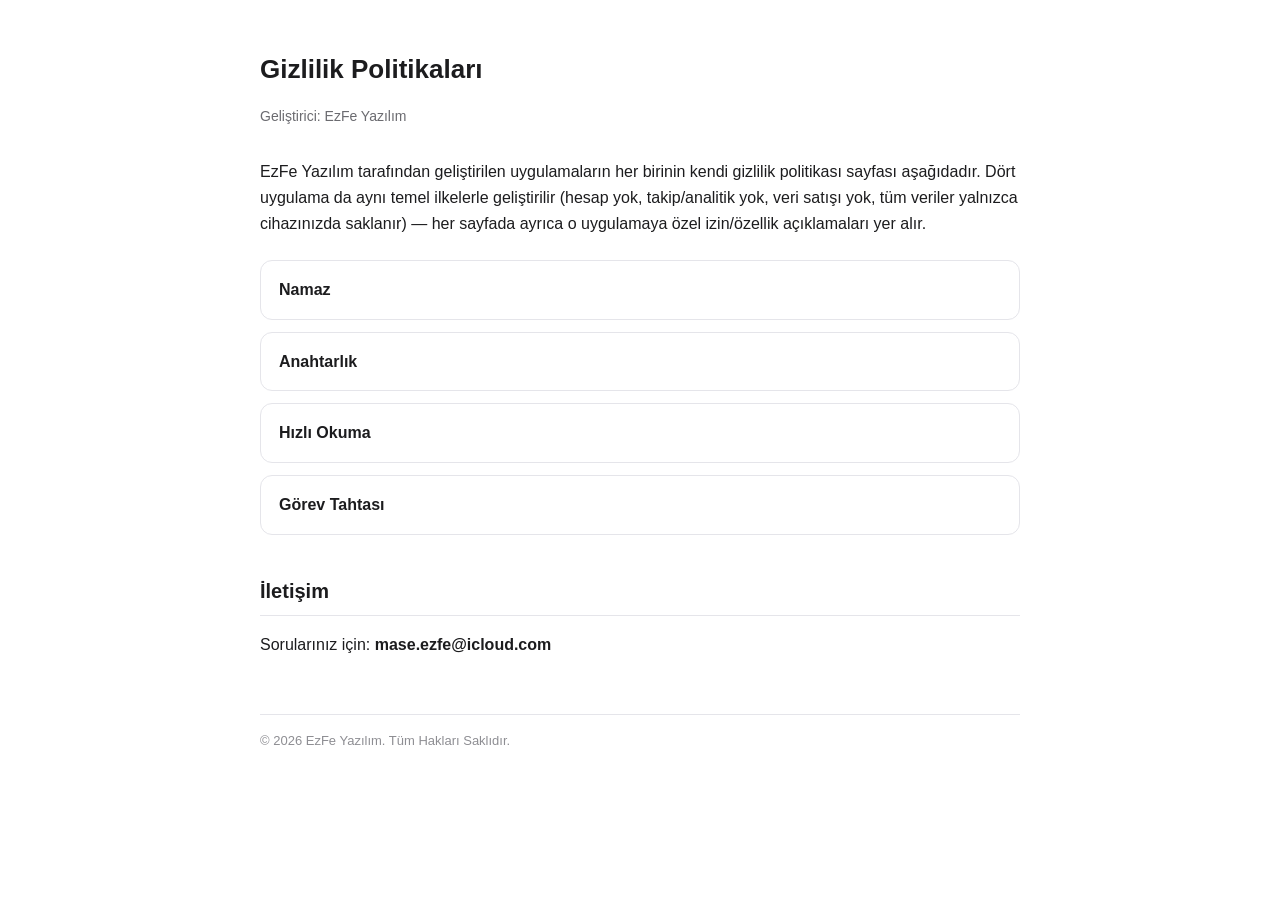
<file: index.html>
<!DOCTYPE html>
<html lang="tr">
<head>
<meta charset="UTF-8">
<meta name="viewport" content="width=device-width, initial-scale=1.0">
<title>Gizlilik Politikaları — EzFe Yazılım</title>
<link rel="stylesheet" href="style.css">
</head>
<body>

<h1>Gizlilik Politikaları</h1>
<p class="updated">Geliştirici: EzFe Yazılım</p>

<p>
EzFe Yazılım tarafından geliştirilen uygulamaların her birinin kendi gizlilik
politikası sayfası aşağıdadır. Dört uygulama da aynı temel ilkelerle
geliştirilir (hesap yok, takip/analitik yok, veri satışı yok, tüm veriler
yalnızca cihazınızda saklanır) — her sayfada ayrıca o uygulamaya özel
izin/özellik açıklamaları yer alır.
</p>

<ul class="app-list">
  <li><a href="namaz.html">Namaz</a></li>
  <li><a href="anahtarlik.html">Anahtarlık</a></li>
  <li><a href="hizlioku.html">Hızlı Okuma</a></li>
  <li><a href="gorev-tahtasi.html">Görev Tahtası</a></li>
</ul>

<h2>İletişim</h2>
<p>Sorularınız için: <strong>mase.ezfe@icloud.com</strong></p>

<footer>© 2026 EzFe Yazılım. Tüm Hakları Saklıdır.</footer>

</body>
</html>
</file>
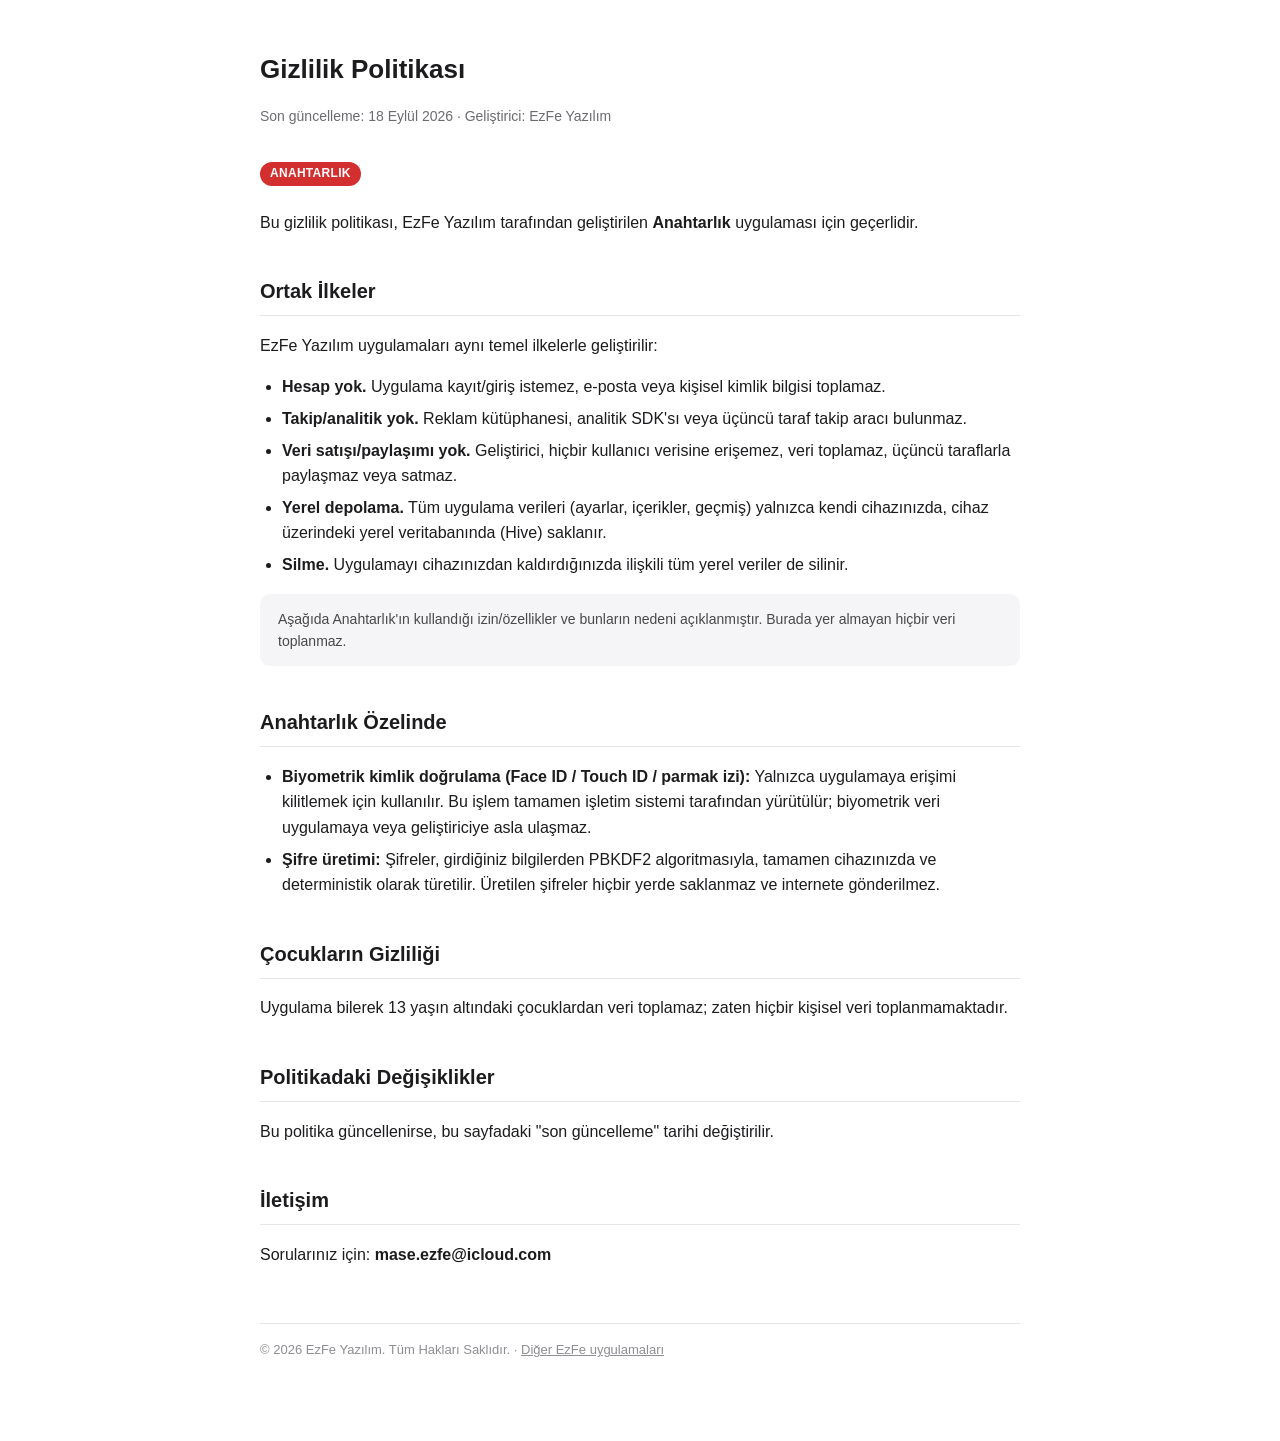
<file: anahtarlik.html>
<!DOCTYPE html>
<html lang="tr">
<head>
<meta charset="UTF-8">
<meta name="viewport" content="width=device-width, initial-scale=1.0">
<title>Gizlilik Politikası — Anahtarlık — EzFe Yazılım</title>
<link rel="stylesheet" href="style.css">
</head>
<body>

<h1>Gizlilik Politikası</h1>
<p class="updated">Son güncelleme: 18 Eylül 2026 · Geliştirici: EzFe Yazılım</p>

<span class="app-badge">Anahtarlık</span>
<p>
Bu gizlilik politikası, EzFe Yazılım tarafından geliştirilen <strong>Anahtarlık</strong>
uygulaması için geçerlidir.
</p>

<h2>Ortak İlkeler</h2>
<p>EzFe Yazılım uygulamaları aynı temel ilkelerle geliştirilir:</p>
<ul>
  <li><strong>Hesap yok.</strong> Uygulama kayıt/giriş istemez, e-posta veya kişisel kimlik bilgisi toplamaz.</li>
  <li><strong>Takip/analitik yok.</strong> Reklam kütüphanesi, analitik SDK'sı veya üçüncü taraf takip aracı bulunmaz.</li>
  <li><strong>Veri satışı/paylaşımı yok.</strong> Geliştirici, hiçbir kullanıcı verisine erişemez, veri toplamaz, üçüncü taraflarla paylaşmaz veya satmaz.</li>
  <li><strong>Yerel depolama.</strong> Tüm uygulama verileri (ayarlar, içerikler, geçmiş) yalnızca kendi cihazınızda, cihaz üzerindeki yerel veritabanında (Hive) saklanır.</li>
  <li><strong>Silme.</strong> Uygulamayı cihazınızdan kaldırdığınızda ilişkili tüm yerel veriler de silinir.</li>
</ul>

<div class="note">
Aşağıda Anahtarlık'ın kullandığı izin/özellikler ve bunların nedeni açıklanmıştır.
Burada yer almayan hiçbir veri toplanmaz.
</div>

<h2>Anahtarlık Özelinde</h2>
<ul>
  <li><strong>Biyometrik kimlik doğrulama (Face ID / Touch ID / parmak izi):</strong> Yalnızca uygulamaya erişimi kilitlemek için kullanılır. Bu işlem tamamen işletim sistemi tarafından yürütülür; biyometrik veri uygulamaya veya geliştiriciye asla ulaşmaz.</li>
  <li><strong>Şifre üretimi:</strong> Şifreler, girdiğiniz bilgilerden PBKDF2 algoritmasıyla, tamamen cihazınızda ve deterministik olarak türetilir. Üretilen şifreler hiçbir yerde saklanmaz ve internete gönderilmez.</li>
</ul>

<h2>Çocukların Gizliliği</h2>
<p>Uygulama bilerek 13 yaşın altındaki çocuklardan veri toplamaz; zaten hiçbir kişisel veri toplanmamaktadır.</p>

<h2>Politikadaki Değişiklikler</h2>
<p>Bu politika güncellenirse, bu sayfadaki "son güncelleme" tarihi değiştirilir.</p>

<h2>İletişim</h2>
<p>Sorularınız için: <strong>mase.ezfe@icloud.com</strong></p>

<footer>© 2026 EzFe Yazılım. Tüm Hakları Saklıdır. · <a href="index.html">Diğer EzFe uygulamaları</a></footer>

</body>
</html>
</file>
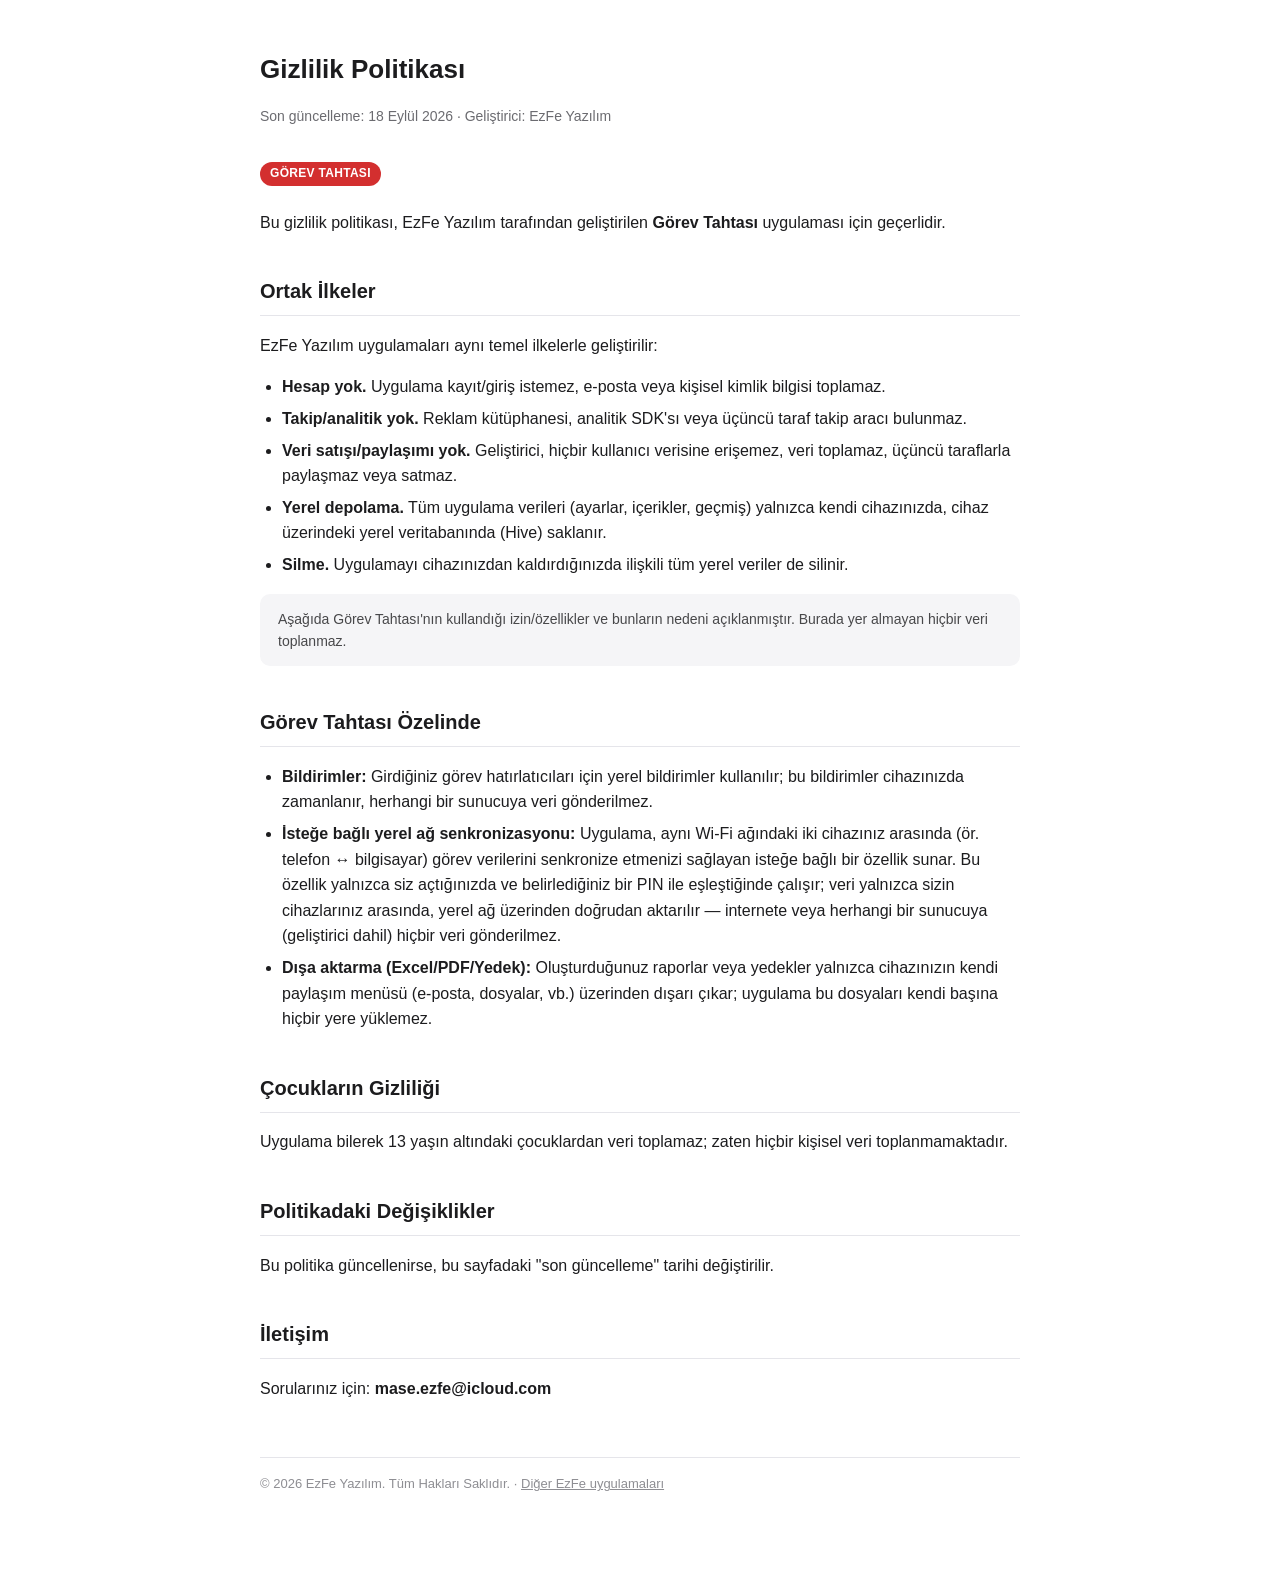
<file: gorev-tahtasi.html>
<!DOCTYPE html>
<html lang="tr">
<head>
<meta charset="UTF-8">
<meta name="viewport" content="width=device-width, initial-scale=1.0">
<title>Gizlilik Politikası — Görev Tahtası — EzFe Yazılım</title>
<link rel="stylesheet" href="style.css">
</head>
<body>

<h1>Gizlilik Politikası</h1>
<p class="updated">Son güncelleme: 18 Eylül 2026 · Geliştirici: EzFe Yazılım</p>

<span class="app-badge">Görev Tahtası</span>
<p>
Bu gizlilik politikası, EzFe Yazılım tarafından geliştirilen <strong>Görev Tahtası</strong>
uygulaması için geçerlidir.
</p>

<h2>Ortak İlkeler</h2>
<p>EzFe Yazılım uygulamaları aynı temel ilkelerle geliştirilir:</p>
<ul>
  <li><strong>Hesap yok.</strong> Uygulama kayıt/giriş istemez, e-posta veya kişisel kimlik bilgisi toplamaz.</li>
  <li><strong>Takip/analitik yok.</strong> Reklam kütüphanesi, analitik SDK'sı veya üçüncü taraf takip aracı bulunmaz.</li>
  <li><strong>Veri satışı/paylaşımı yok.</strong> Geliştirici, hiçbir kullanıcı verisine erişemez, veri toplamaz, üçüncü taraflarla paylaşmaz veya satmaz.</li>
  <li><strong>Yerel depolama.</strong> Tüm uygulama verileri (ayarlar, içerikler, geçmiş) yalnızca kendi cihazınızda, cihaz üzerindeki yerel veritabanında (Hive) saklanır.</li>
  <li><strong>Silme.</strong> Uygulamayı cihazınızdan kaldırdığınızda ilişkili tüm yerel veriler de silinir.</li>
</ul>

<div class="note">
Aşağıda Görev Tahtası'nın kullandığı izin/özellikler ve bunların nedeni açıklanmıştır.
Burada yer almayan hiçbir veri toplanmaz.
</div>

<h2>Görev Tahtası Özelinde</h2>
<ul>
  <li><strong>Bildirimler:</strong> Girdiğiniz görev hatırlatıcıları için yerel bildirimler kullanılır; bu bildirimler cihazınızda zamanlanır, herhangi bir sunucuya veri gönderilmez.</li>
  <li><strong>İsteğe bağlı yerel ağ senkronizasyonu:</strong> Uygulama, aynı Wi-Fi ağındaki iki cihazınız arasında (ör. telefon ↔ bilgisayar) görev verilerini senkronize etmenizi sağlayan isteğe bağlı bir özellik sunar. Bu özellik yalnızca siz açtığınızda ve belirlediğiniz bir PIN ile eşleştiğinde çalışır; veri yalnızca sizin cihazlarınız arasında, yerel ağ üzerinden doğrudan aktarılır — internete veya herhangi bir sunucuya (geliştirici dahil) hiçbir veri gönderilmez.</li>
  <li><strong>Dışa aktarma (Excel/PDF/Yedek):</strong> Oluşturduğunuz raporlar veya yedekler yalnızca cihazınızın kendi paylaşım menüsü (e-posta, dosyalar, vb.) üzerinden dışarı çıkar; uygulama bu dosyaları kendi başına hiçbir yere yüklemez.</li>
</ul>

<h2>Çocukların Gizliliği</h2>
<p>Uygulama bilerek 13 yaşın altındaki çocuklardan veri toplamaz; zaten hiçbir kişisel veri toplanmamaktadır.</p>

<h2>Politikadaki Değişiklikler</h2>
<p>Bu politika güncellenirse, bu sayfadaki "son güncelleme" tarihi değiştirilir.</p>

<h2>İletişim</h2>
<p>Sorularınız için: <strong>mase.ezfe@icloud.com</strong></p>

<footer>© 2026 EzFe Yazılım. Tüm Hakları Saklıdır. · <a href="index.html">Diğer EzFe uygulamaları</a></footer>

</body>
</html>
</file>
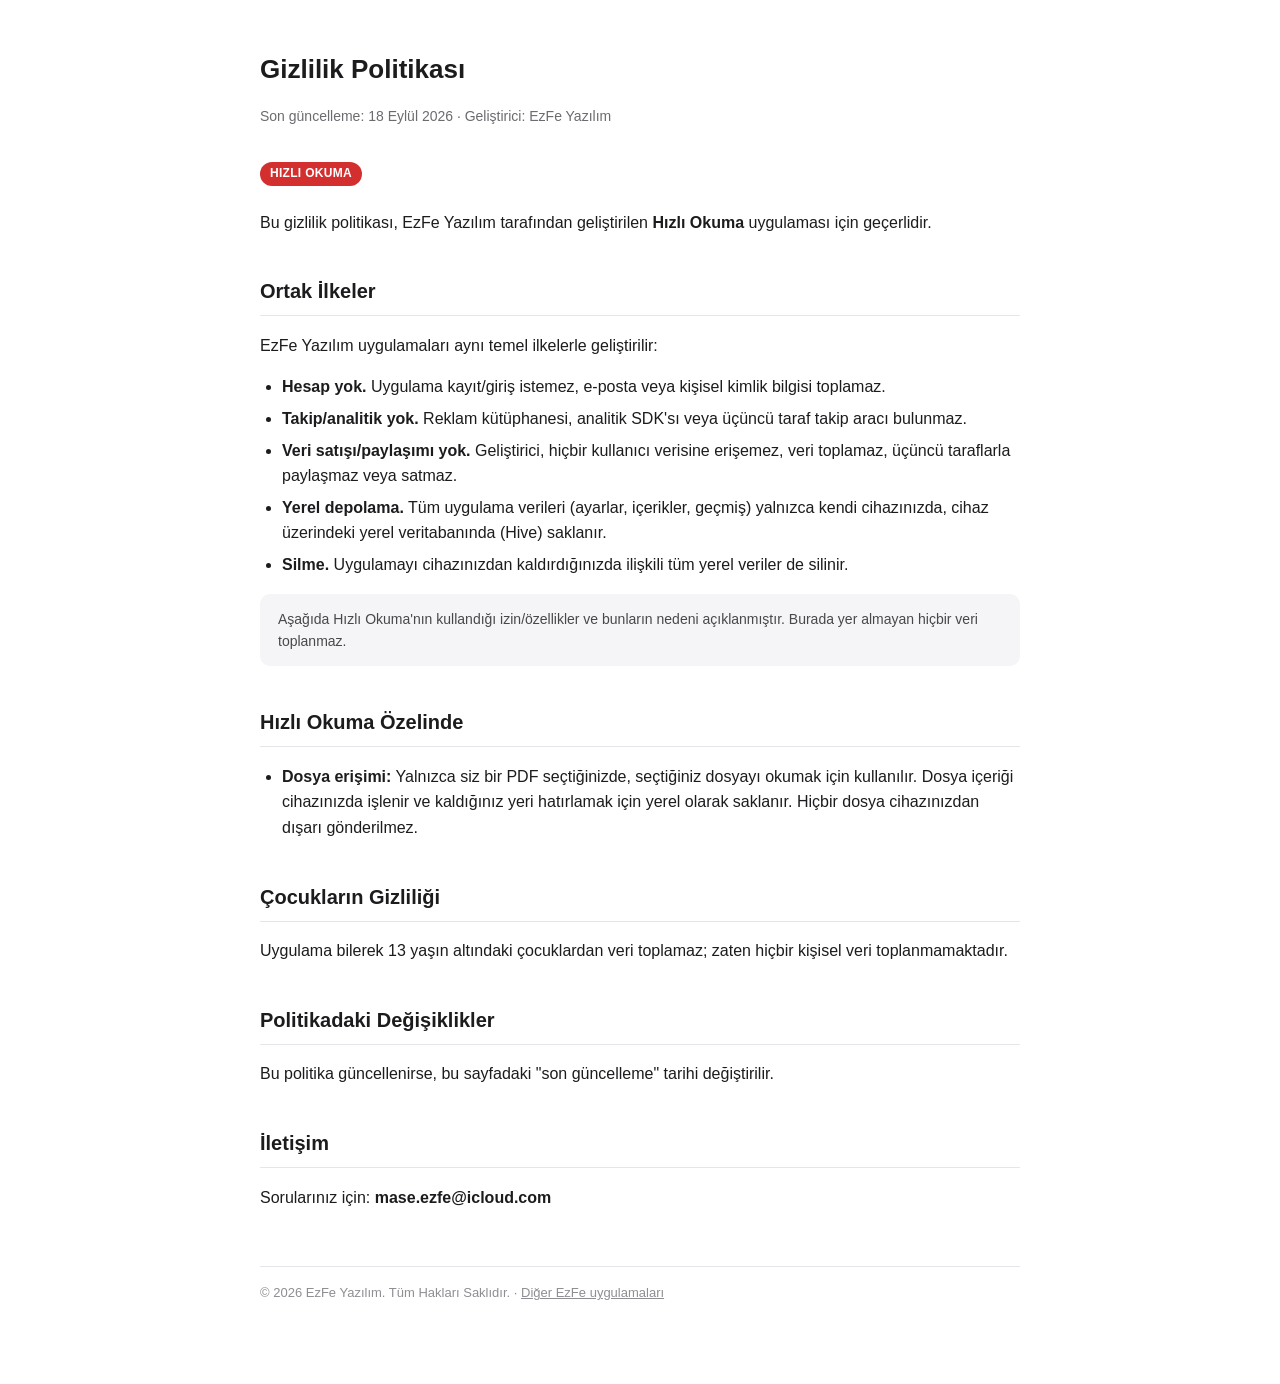
<file: hizlioku.html>
<!DOCTYPE html>
<html lang="tr">
<head>
<meta charset="UTF-8">
<meta name="viewport" content="width=device-width, initial-scale=1.0">
<title>Gizlilik Politikası — Hızlı Okuma — EzFe Yazılım</title>
<link rel="stylesheet" href="style.css">
</head>
<body>

<h1>Gizlilik Politikası</h1>
<p class="updated">Son güncelleme: 18 Eylül 2026 · Geliştirici: EzFe Yazılım</p>

<span class="app-badge">Hızlı Okuma</span>
<p>
Bu gizlilik politikası, EzFe Yazılım tarafından geliştirilen <strong>Hızlı Okuma</strong>
uygulaması için geçerlidir.
</p>

<h2>Ortak İlkeler</h2>
<p>EzFe Yazılım uygulamaları aynı temel ilkelerle geliştirilir:</p>
<ul>
  <li><strong>Hesap yok.</strong> Uygulama kayıt/giriş istemez, e-posta veya kişisel kimlik bilgisi toplamaz.</li>
  <li><strong>Takip/analitik yok.</strong> Reklam kütüphanesi, analitik SDK'sı veya üçüncü taraf takip aracı bulunmaz.</li>
  <li><strong>Veri satışı/paylaşımı yok.</strong> Geliştirici, hiçbir kullanıcı verisine erişemez, veri toplamaz, üçüncü taraflarla paylaşmaz veya satmaz.</li>
  <li><strong>Yerel depolama.</strong> Tüm uygulama verileri (ayarlar, içerikler, geçmiş) yalnızca kendi cihazınızda, cihaz üzerindeki yerel veritabanında (Hive) saklanır.</li>
  <li><strong>Silme.</strong> Uygulamayı cihazınızdan kaldırdığınızda ilişkili tüm yerel veriler de silinir.</li>
</ul>

<div class="note">
Aşağıda Hızlı Okuma'nın kullandığı izin/özellikler ve bunların nedeni açıklanmıştır.
Burada yer almayan hiçbir veri toplanmaz.
</div>

<h2>Hızlı Okuma Özelinde</h2>
<ul>
  <li><strong>Dosya erişimi:</strong> Yalnızca siz bir PDF seçtiğinizde, seçtiğiniz dosyayı okumak için kullanılır. Dosya içeriği cihazınızda işlenir ve kaldığınız yeri hatırlamak için yerel olarak saklanır. Hiçbir dosya cihazınızdan dışarı gönderilmez.</li>
</ul>

<h2>Çocukların Gizliliği</h2>
<p>Uygulama bilerek 13 yaşın altındaki çocuklardan veri toplamaz; zaten hiçbir kişisel veri toplanmamaktadır.</p>

<h2>Politikadaki Değişiklikler</h2>
<p>Bu politika güncellenirse, bu sayfadaki "son güncelleme" tarihi değiştirilir.</p>

<h2>İletişim</h2>
<p>Sorularınız için: <strong>mase.ezfe@icloud.com</strong></p>

<footer>© 2026 EzFe Yazılım. Tüm Hakları Saklıdır. · <a href="index.html">Diğer EzFe uygulamaları</a></footer>

</body>
</html>
</file>
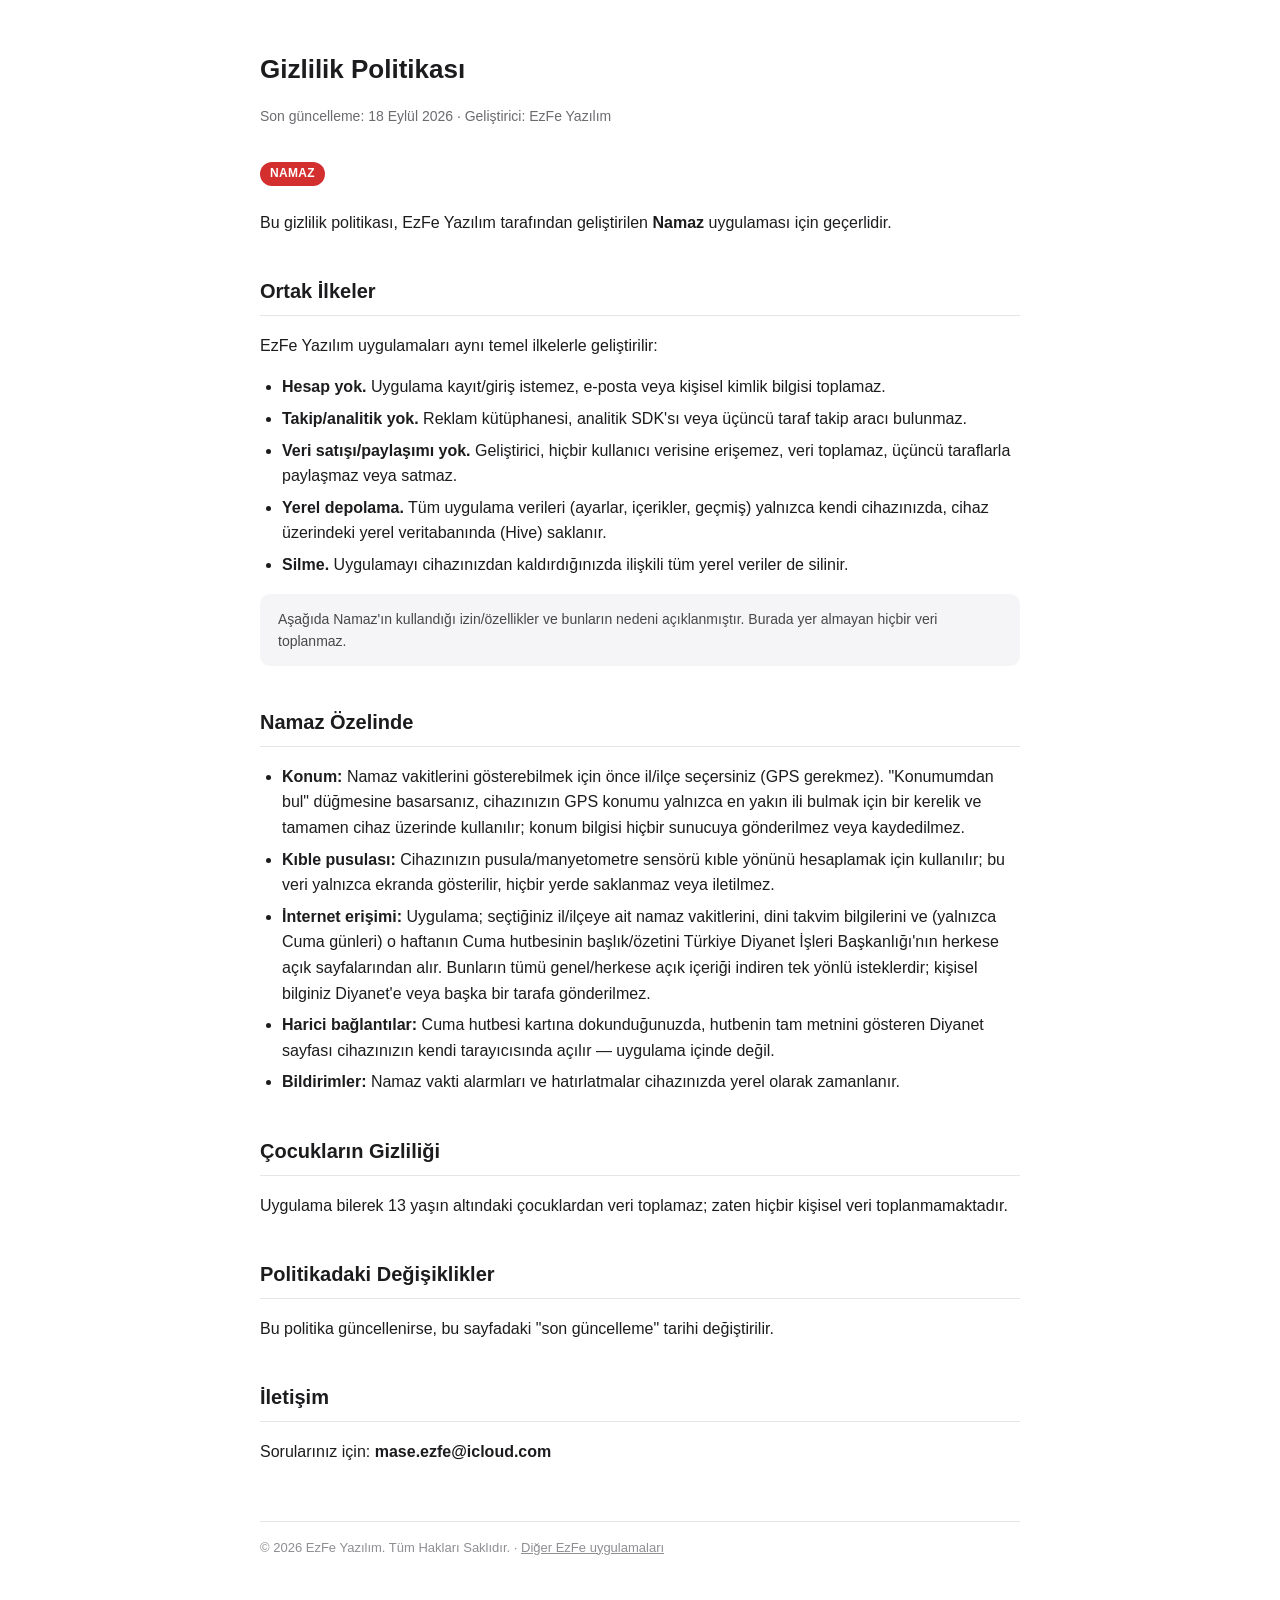
<file: namaz.html>
<!DOCTYPE html>
<html lang="tr">
<head>
<meta charset="UTF-8">
<meta name="viewport" content="width=device-width, initial-scale=1.0">
<title>Gizlilik Politikası — Namaz — EzFe Yazılım</title>
<link rel="stylesheet" href="style.css">
</head>
<body>

<h1>Gizlilik Politikası</h1>
<p class="updated">Son güncelleme: 18 Eylül 2026 · Geliştirici: EzFe Yazılım</p>

<span class="app-badge">Namaz</span>
<p>
Bu gizlilik politikası, EzFe Yazılım tarafından geliştirilen <strong>Namaz</strong>
uygulaması için geçerlidir.
</p>

<h2>Ortak İlkeler</h2>
<p>EzFe Yazılım uygulamaları aynı temel ilkelerle geliştirilir:</p>
<ul>
  <li><strong>Hesap yok.</strong> Uygulama kayıt/giriş istemez, e-posta veya kişisel kimlik bilgisi toplamaz.</li>
  <li><strong>Takip/analitik yok.</strong> Reklam kütüphanesi, analitik SDK'sı veya üçüncü taraf takip aracı bulunmaz.</li>
  <li><strong>Veri satışı/paylaşımı yok.</strong> Geliştirici, hiçbir kullanıcı verisine erişemez, veri toplamaz, üçüncü taraflarla paylaşmaz veya satmaz.</li>
  <li><strong>Yerel depolama.</strong> Tüm uygulama verileri (ayarlar, içerikler, geçmiş) yalnızca kendi cihazınızda, cihaz üzerindeki yerel veritabanında (Hive) saklanır.</li>
  <li><strong>Silme.</strong> Uygulamayı cihazınızdan kaldırdığınızda ilişkili tüm yerel veriler de silinir.</li>
</ul>

<div class="note">
Aşağıda Namaz'ın kullandığı izin/özellikler ve bunların nedeni açıklanmıştır.
Burada yer almayan hiçbir veri toplanmaz.
</div>

<h2>Namaz Özelinde</h2>
<ul>
  <li><strong>Konum:</strong> Namaz vakitlerini gösterebilmek için önce il/ilçe seçersiniz (GPS gerekmez). "Konumumdan bul" düğmesine basarsanız, cihazınızın GPS konumu yalnızca en yakın ili bulmak için bir kerelik ve tamamen cihaz üzerinde kullanılır; konum bilgisi hiçbir sunucuya gönderilmez veya kaydedilmez.</li>
  <li><strong>Kıble pusulası:</strong> Cihazınızın pusula/manyetometre sensörü kıble yönünü hesaplamak için kullanılır; bu veri yalnızca ekranda gösterilir, hiçbir yerde saklanmaz veya iletilmez.</li>
  <li><strong>İnternet erişimi:</strong> Uygulama; seçtiğiniz il/ilçeye ait namaz vakitlerini, dini takvim bilgilerini ve (yalnızca Cuma günleri) o haftanın Cuma hutbesinin başlık/özetini Türkiye Diyanet İşleri Başkanlığı'nın herkese açık sayfalarından alır. Bunların tümü genel/herkese açık içeriği indiren tek yönlü isteklerdir; kişisel bilginiz Diyanet'e veya başka bir tarafa gönderilmez.</li>
  <li><strong>Harici bağlantılar:</strong> Cuma hutbesi kartına dokunduğunuzda, hutbenin tam metnini gösteren Diyanet sayfası cihazınızın kendi tarayıcısında açılır — uygulama içinde değil.</li>
  <li><strong>Bildirimler:</strong> Namaz vakti alarmları ve hatırlatmalar cihazınızda yerel olarak zamanlanır.</li>
</ul>

<h2>Çocukların Gizliliği</h2>
<p>Uygulama bilerek 13 yaşın altındaki çocuklardan veri toplamaz; zaten hiçbir kişisel veri toplanmamaktadır.</p>

<h2>Politikadaki Değişiklikler</h2>
<p>Bu politika güncellenirse, bu sayfadaki "son güncelleme" tarihi değiştirilir.</p>

<h2>İletişim</h2>
<p>Sorularınız için: <strong>mase.ezfe@icloud.com</strong></p>

<footer>© 2026 EzFe Yazılım. Tüm Hakları Saklıdır. · <a href="index.html">Diğer EzFe uygulamaları</a></footer>

</body>
</html>
</file>
<file: style.css>
body { font-family: -apple-system, "Segoe UI", Roboto, sans-serif; max-width: 760px; margin: 0 auto; padding: 32px 20px 80px; line-height: 1.6; color: #1c1c1e; background: #fff; }
h1 { font-size: 26px; margin-bottom: 4px; }
.updated { color: #6b6b70; font-size: 14px; margin-bottom: 32px; }
h2 { font-size: 20px; margin-top: 40px; border-bottom: 1px solid #e5e5ea; padding-bottom: 8px; }
h3 { font-size: 17px; margin-top: 28px; color: #d32f2f; }
ul { padding-left: 22px; }
li { margin-bottom: 6px; }
.app-badge { display: inline-block; font-size: 12px; font-weight: 600; letter-spacing: .3px; text-transform: uppercase; color: #fff; background: #d32f2f; padding: 2px 10px; border-radius: 999px; margin-bottom: 8px; }
.note { background: #f5f5f7; border-radius: 10px; padding: 14px 18px; font-size: 14px; color: #48484a; margin: 16px 0; }
footer { margin-top: 56px; font-size: 13px; color: #8e8e93; border-top: 1px solid #e5e5ea; padding-top: 16px; }
footer a { color: #8e8e93; }
.app-list { list-style: none; padding: 0; margin: 24px 0; }
.app-list li { margin-bottom: 12px; }
.app-list a { display: block; padding: 16px 18px; border: 1px solid #e5e5ea; border-radius: 12px; text-decoration: none; color: #1c1c1e; font-weight: 600; font-size: 16px; }
.app-list a:hover { background: #f5f5f7; }
</file>
